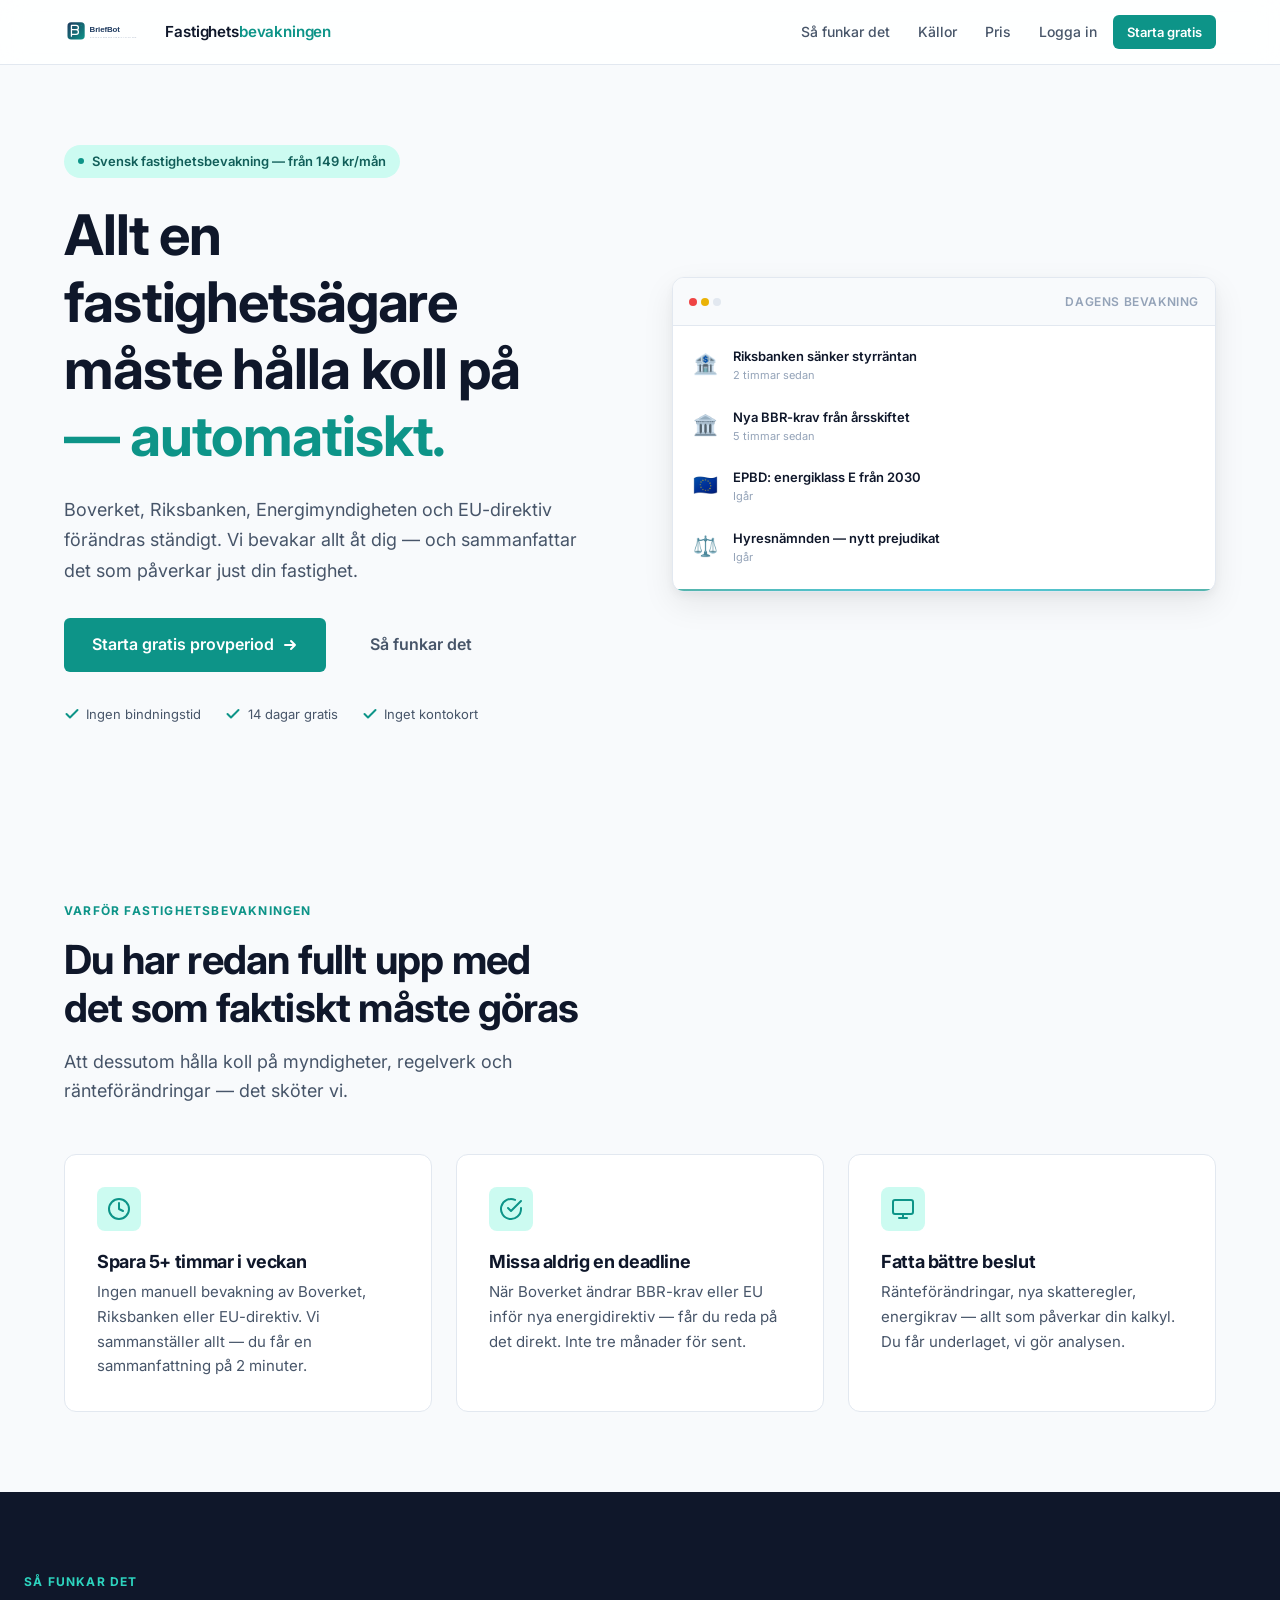
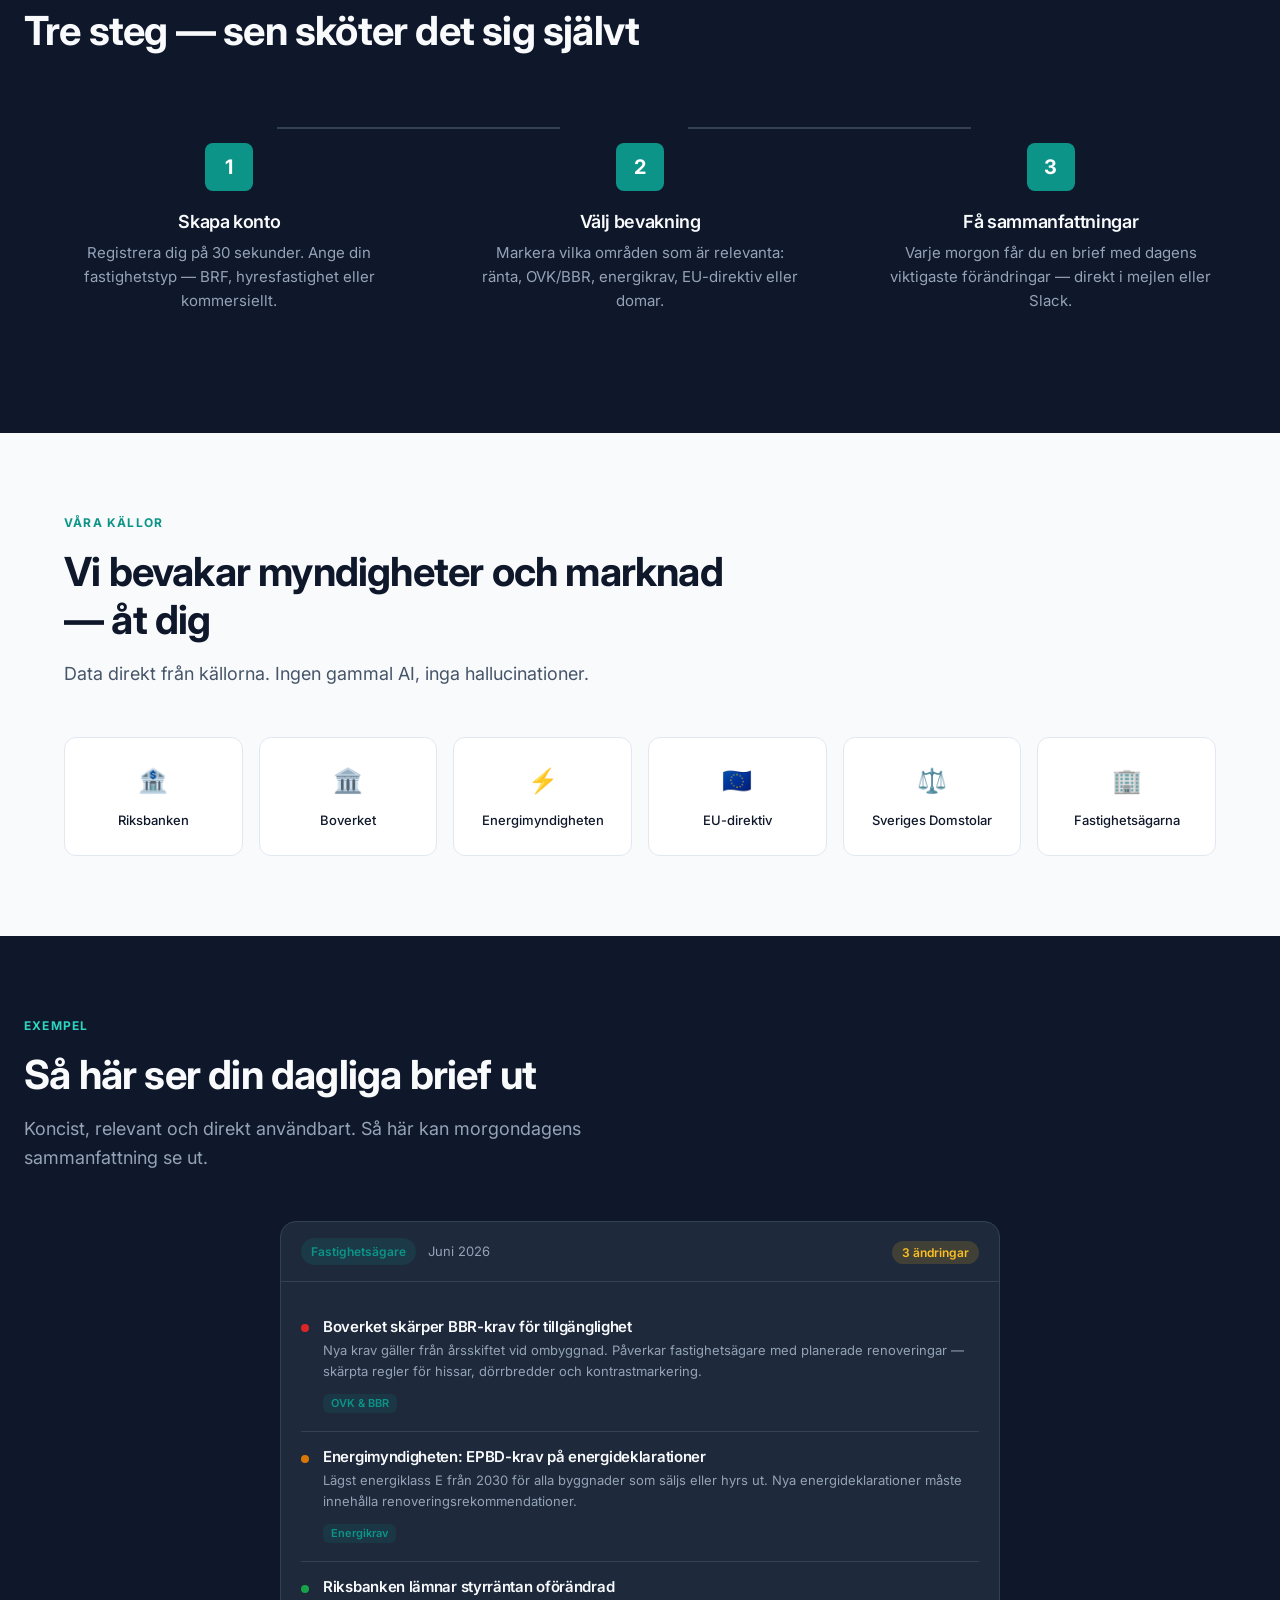
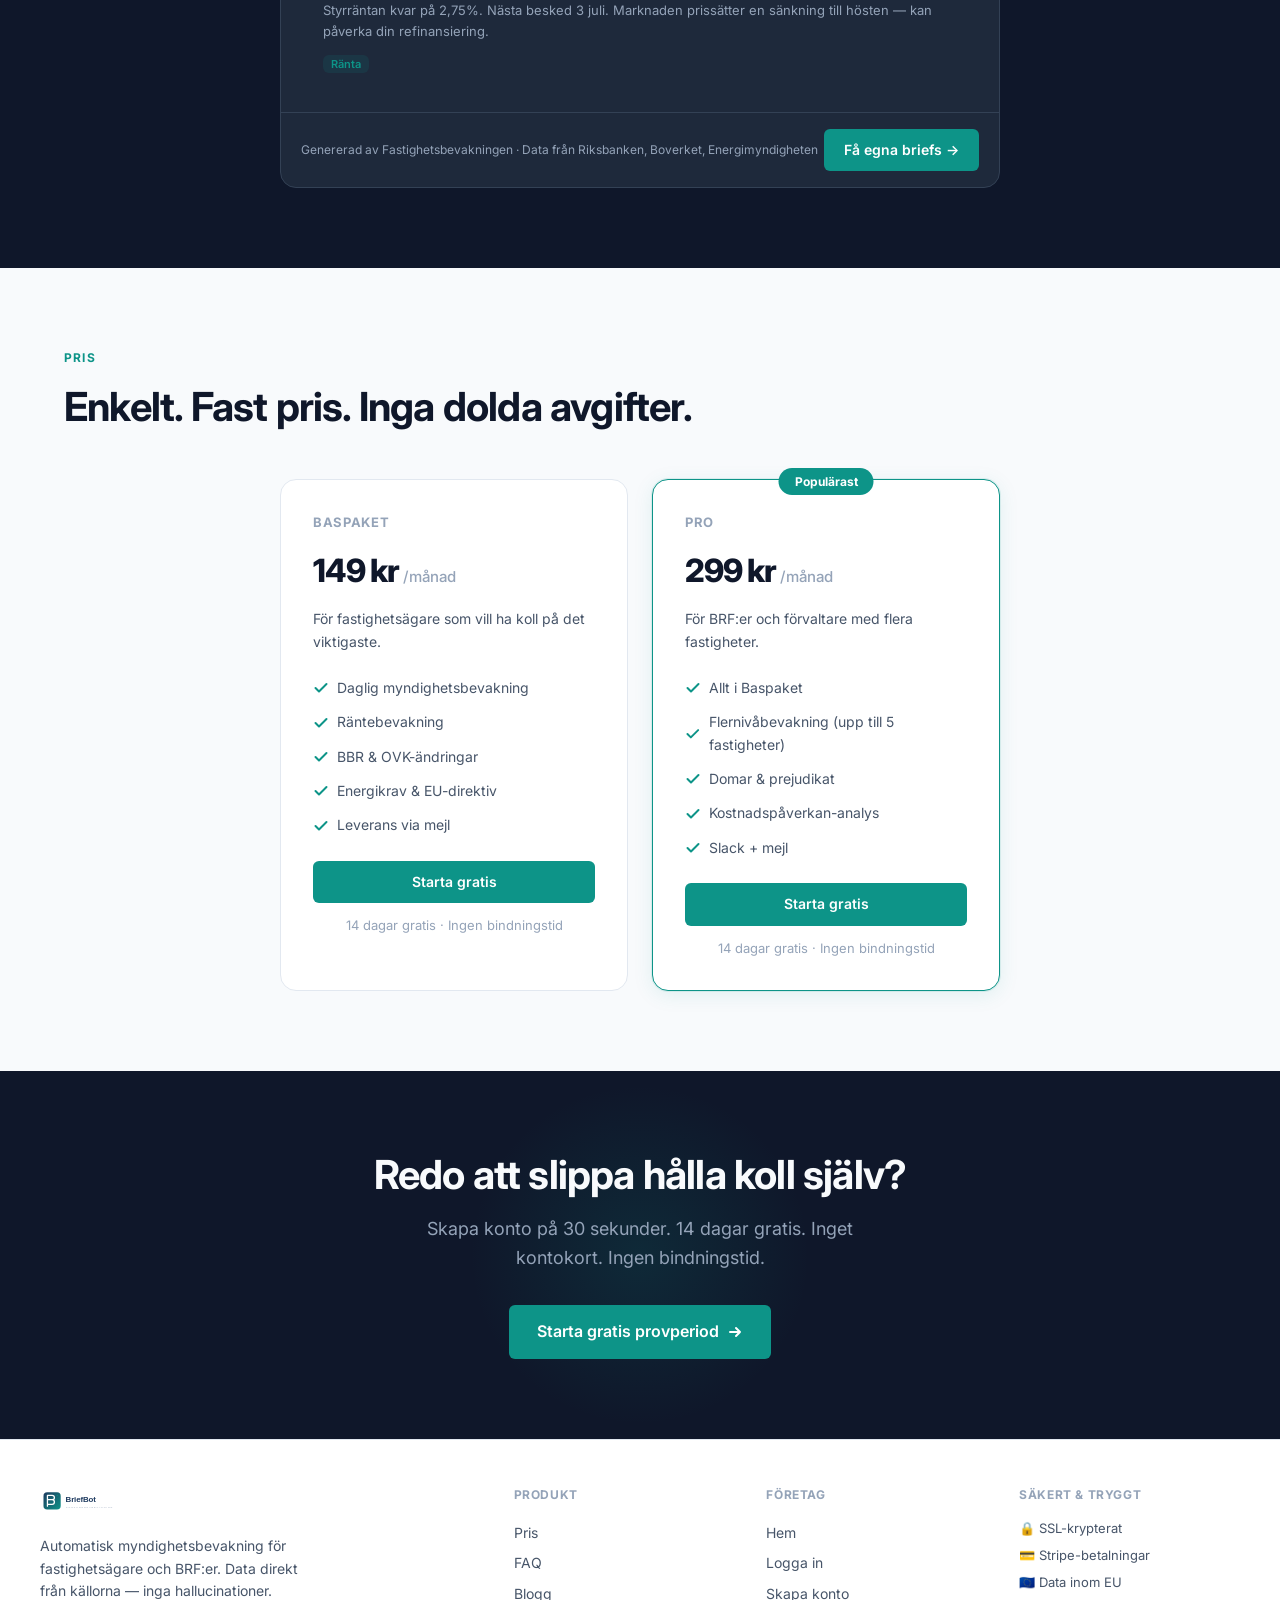
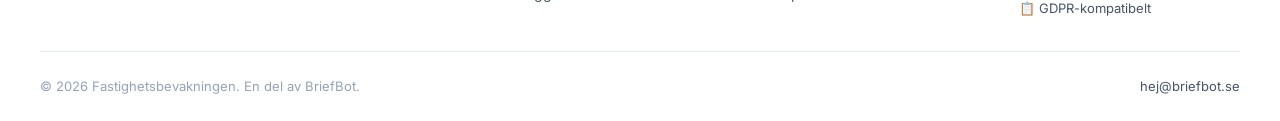
<file: index.html>
<!DOCTYPE html>
<html lang="sv">
<head>
  <meta charset="UTF-8">
  <meta name="viewport" content="width=device-width, initial-scale=1.0">
  <title>Fastighetsbevakningen — Automatisk myndighetsbevakning för fastighetsägare | Från 149 kr/mån</title>
  <meta name="description" content="Fastighetsbevakningen håller koll på Boverket, Riksbanken, Energimyndigheten och EU-direktiv — automatiskt. Dagliga sammanfattningar direkt till dig. Från 149 kr/mån.">
  <meta name="robots" content="index, follow">
  <link rel="canonical" href="https://briefbot.se/">
  <meta property="og:title" content="Fastighetsbevakningen — Automatisk myndighetsbevakning | Från 149 kr/mån">
  <meta property="og:description" content="Allt en fastighetsägare måste hålla koll på — automatiskt. Boverket, Riksbanken, Energimyndigheten, EU-direktiv. Dagliga sammanfattningar.">
  <meta property="og:url" content="https://briefbot.se/">
  <meta property="og:type" content="website">
  <meta property="og:locale" content="sv_SE">
  <meta name="twitter:card" content="summary_large_image">

  <link rel="preconnect" href="https://fonts.googleapis.com">
  <link rel="preconnect" href="https://fonts.gstatic.com" crossorigin>
  <link href="https://fonts.googleapis.com/css2?family=Inter:wght@300;400;500;600;700;800&display=swap" rel="stylesheet">
  <link rel="icon" href="/briefbot-logo-square.svg">
  <link rel="stylesheet" href="/app.css?v=8">

  <script type="application/ld+json">
  {
    "@context": "https://schema.org",
    "@type": "SoftwareApplication",
    "name": "Fastighetsbevakningen",
    "applicationCategory": "BusinessApplication",
    "operatingSystem": "Web",
    "description": "Automatisk myndighetsbevakning för fastighetsägare och BRF:er. Dagliga sammanfattningar från Boverket, Riksbanken, Energimyndigheten och EU.",
    "offers": {
      "@type": "Offer",
      "price": "149",
      "priceCurrency": "SEK"
    }
  }
  </script>
</head>
<body>

<!-- Navigation -->
<header class="header">
  <div class="header-inner">
    <a href="/" class="logo">
      <img src="/briefbot-logo.svg" alt="Fastighetsbevakningen" class="logo-img">
      <span class="logo-text">Fastighets<span class="logo-accent">bevakningen</span></span>
    </a>
    <nav class="nav-desktop">
      <a href="#hur" class="nav-link">Så funkar det</a>
      <a href="#kallor" class="nav-link">Källor</a>
      <a href="#pris" class="nav-link">Pris</a>
      <a href="/app.html" class="nav-link">Logga in</a>
      <a href="/app.html#signup" class="btn btn-primary btn-sm">Starta gratis</a>
    </nav>
    <button class="nav-toggle" id="navToggle" aria-label="Meny">
      <span></span><span></span><span></span>
    </button>
  </div>
</header>

<!-- Hero -->
<section class="hero">
  <div class="hero-grid">
    <div class="hero-content">
      <div class="hero-badge">
        <span class="badge-dot"></span>
        Svensk fastighetsbevakning — från 149 kr/mån
      </div>
      <h1 class="hero-title">
        Allt en fastighetsägare<br>måste hålla koll på<br><span class="hero-highlight">— automatiskt.</span>
      </h1>
      <p class="hero-sub">
        Boverket, Riksbanken, Energimyndigheten och EU-direktiv förändras ständigt.
        Vi bevakar allt åt dig — och sammanfattar det som påverkar just din fastighet.
      </p>
      <div class="hero-actions">
        <a href="/app.html#signup" class="btn btn-primary btn-lg">
          Starta gratis provperiod
          <svg width="16" height="16" viewBox="0 0 16 16" fill="none"><path d="M3 8h10M9 4l4 4-4 4" stroke="currentColor" stroke-width="2" stroke-linecap="round" stroke-linejoin="round"/></svg>
        </a>
        <a href="#hur" class="btn btn-ghost btn-lg">Så funkar det</a>
      </div>
      <div class="hero-trust">
        <div class="trust-item">
          <svg width="16" height="16" viewBox="0 0 16 16" fill="none"><path d="M13.5 4L6 11.5 2.5 8" stroke="#0d9488" stroke-width="2" stroke-linecap="round" stroke-linejoin="round"/></svg>
          Ingen bindningstid
        </div>
        <div class="trust-item">
          <svg width="16" height="16" viewBox="0 0 16 16" fill="none"><path d="M13.5 4L6 11.5 2.5 8" stroke="#0d9488" stroke-width="2" stroke-linecap="round" stroke-linejoin="round"/></svg>
          14 dagar gratis
        </div>
        <div class="trust-item">
          <svg width="16" height="16" viewBox="0 0 16 16" fill="none"><path d="M13.5 4L6 11.5 2.5 8" stroke="#0d9488" stroke-width="2" stroke-linecap="round" stroke-linejoin="round"/></svg>
          Inget kontokort
        </div>
      </div>
    </div>
    <div class="hero-visual">
      <div class="hero-card">
        <div class="hero-card-header">
          <div class="hero-card-dots">
            <span></span><span></span><span></span>
          </div>
          <span class="hero-card-label">Dagens bevakning</span>
        </div>
        <div class="hero-card-body">
          <div class="hero-card-item pulse">
            <div class="hero-card-icon">🏦</div>
            <div>
              <div class="hero-card-title">Riksbanken sänker styrräntan</div>
              <div class="hero-card-meta">2 timmar sedan</div>
            </div>
          </div>
          <div class="hero-card-item">
            <div class="hero-card-icon">🏛️</div>
            <div>
              <div class="hero-card-title">Nya BBR-krav från årsskiftet</div>
              <div class="hero-card-meta">5 timmar sedan</div>
            </div>
          </div>
          <div class="hero-card-item">
            <div class="hero-card-icon">🇪🇺</div>
            <div>
              <div class="hero-card-title">EPBD: energiklass E från 2030</div>
              <div class="hero-card-meta">Igår</div>
            </div>
          </div>
          <div class="hero-card-item">
            <div class="hero-card-icon">⚖️</div>
            <div>
              <div class="hero-card-title">Hyresnämnden — nytt prejudikat</div>
              <div class="hero-card-meta">Igår</div>
            </div>
          </div>
        </div>
        <div class="hero-card-footer">
          <div class="hero-card-glow"></div>
        </div>
      </div>
    </div>
  </div>
</section>

<!-- Problem/Value -->
<section class="value-section" id="varfor">
  <div class="section-label">VARFÖR FASTIGHETSBEVAKNINGEN</div>
  <h2 class="section-title">Du har redan fullt upp med<br>det som faktiskt måste göras</h2>
  <p class="section-sub">Att dessutom hålla koll på myndigheter, regelverk och ränteförändringar — det sköter vi.</p>
  <div class="value-grid">
    <div class="value-card">
      <div class="value-icon">
        <svg width="24" height="24" viewBox="0 0 24 24" fill="none" stroke="#0d9488" stroke-width="2" stroke-linecap="round" stroke-linejoin="round"><circle cx="12" cy="12" r="10"/><path d="M12 6v6l4 2"/></svg>
      </div>
      <h3>Spara 5+ timmar i veckan</h3>
      <p>Ingen manuell bevakning av Boverket, Riksbanken eller EU-direktiv. Vi sammanställer allt — du får en sammanfattning på 2 minuter.</p>
    </div>
    <div class="value-card">
      <div class="value-icon">
        <svg width="24" height="24" viewBox="0 0 24 24" fill="none" stroke="#0d9488" stroke-width="2" stroke-linecap="round" stroke-linejoin="round"><path d="M22 11.08V12a10 10 0 1 1-5.93-9.14"/><polyline points="22 4 12 14.01 9 11.01"/></svg>
      </div>
      <h3>Missa aldrig en deadline</h3>
      <p>När Boverket ändrar BBR-krav eller EU inför nya energidirektiv — får du reda på det direkt. Inte tre månader för sent.</p>
    </div>
    <div class="value-card">
      <div class="value-icon">
        <svg width="24" height="24" viewBox="0 0 24 24" fill="none" stroke="#0d9488" stroke-width="2" stroke-linecap="round" stroke-linejoin="round"><rect x="2" y="3" width="20" height="14" rx="2" ry="2"/><line x1="8" y1="21" x2="16" y2="21"/><line x1="12" y1="17" x2="12" y2="21"/></svg>
      </div>
      <h3>Fatta bättre beslut</h3>
      <p>Ränteförändringar, nya skatteregler, energikrav — allt som påverkar din kalkyl. Du får underlaget, vi gör analysen.</p>
    </div>
  </div>
</section>

<!-- How it works -->
<section class="steps-section" id="hur">
  <div class="section-label">SÅ FUNKAR DET</div>
  <h2 class="section-title">Tre steg — sen sköter det sig självt</h2>
  <div class="steps-grid">
    <div class="step-card">
      <div class="step-number">1</div>
      <div class="step-line"></div>
      <h3>Skapa konto</h3>
      <p>Registrera dig på 30 sekunder. Ange din fastighetstyp — BRF, hyresfastighet eller kommersiellt.</p>
    </div>
    <div class="step-card">
      <div class="step-number">2</div>
      <div class="step-line"></div>
      <h3>Välj bevakning</h3>
      <p>Markera vilka områden som är relevanta: ränta, OVK/BBR, energikrav, EU-direktiv eller domar.</p>
    </div>
    <div class="step-card">
      <div class="step-number">3</div>
      <h3>Få sammanfattningar</h3>
      <p>Varje morgon får du en brief med dagens viktigaste förändringar — direkt i mejlen eller Slack.</p>
    </div>
  </div>
</section>

<!-- Sources -->
<section class="sources-section" id="kallor">
  <div class="section-label">VÅRA KÄLLOR</div>
  <h2 class="section-title">Vi bevakar myndigheter och marknad<br>— åt dig</h2>
  <p class="section-sub">Data direkt från källorna. Ingen gammal AI, inga hallucinationer.</p>
  <div class="sources-grid">
    <div class="source-card">
      <div class="source-icon">🏦</div>
      <span>Riksbanken</span>
    </div>
    <div class="source-card">
      <div class="source-icon">🏛️</div>
      <span>Boverket</span>
    </div>
    <div class="source-card">
      <div class="source-icon">⚡</div>
      <span>Energimyndigheten</span>
    </div>
    <div class="source-card">
      <div class="source-icon">🇪🇺</div>
      <span>EU-direktiv</span>
    </div>
    <div class="source-card">
      <div class="source-icon">⚖️</div>
      <span>Sveriges Domstolar</span>
    </div>
    <div class="source-card">
      <div class="source-icon">🏢</div>
      <span>Fastighetsägarna</span>
    </div>
  </div>
</section>

<!-- Demo Brief -->
<section class="demo-section" id="exempel">
  <div class="section-label">EXEMPEL</div>
  <h2 class="section-title">Så här ser din dagliga brief ut</h2>
  <p class="section-sub">Koncist, relevant och direkt användbart. Så här kan morgondagens sammanfattning se ut.</p>
  <div class="demo-card">
    <div class="demo-header">
      <div class="demo-header-left">
        <span class="demo-badge">Fastighetsägare</span>
        <span class="demo-date">Juni 2026</span>
      </div>
      <div class="demo-header-right">
        <span class="demo-pill">3 ändringar</span>
      </div>
    </div>
    <div class="demo-body">
      <div class="demo-item">
        <div class="demo-item-marker demo-marker-red"></div>
        <div>
          <h4>Boverket skärper BBR-krav för tillgänglighet</h4>
          <p>Nya krav gäller från årsskiftet vid ombyggnad. Påverkar fastighetsägare med planerade renoveringar — skärpta regler för hissar, dörrbredder och kontrastmarkering.</p>
          <span class="demo-tag">OVK & BBR</span>
        </div>
      </div>
      <div class="demo-item">
        <div class="demo-item-marker demo-marker-amber"></div>
        <div>
          <h4>Energimyndigheten: EPBD-krav på energideklarationer</h4>
          <p>Lägst energiklass E från 2030 för alla byggnader som säljs eller hyrs ut. Nya energideklarationer måste innehålla renoveringsrekommendationer.</p>
          <span class="demo-tag">Energikrav</span>
        </div>
      </div>
      <div class="demo-item">
        <div class="demo-item-marker demo-marker-green"></div>
        <div>
          <h4>Riksbanken lämnar styrräntan oförändrad</h4>
          <p>Styrräntan kvar på 2,75%. Nästa besked 3 juli. Marknaden prissätter en sänkning till hösten — kan påverka din refinansiering.</p>
          <span class="demo-tag">Ränta</span>
        </div>
      </div>
    </div>
    <div class="demo-footer">
      <span>Genererad av Fastighetsbevakningen · Data från Riksbanken, Boverket, Energimyndigheten</span>
      <a href="/app.html#signup" class="btn btn-primary">Få egna briefs →</a>
    </div>
  </div>
</section>

<!-- Pricing -->
<section class="pricing-section" id="pris">
  <div class="section-label">PRIS</div>
  <h2 class="section-title">Enkelt. Fast pris. Inga dolda avgifter.</h2>
  <div class="pricing-grid">
    <div class="pricing-card">
      <div class="pricing-level">Baspaket</div>
      <div class="pricing-price">
        <span class="pricing-amount">149 kr</span>
        <span class="pricing-period">/månad</span>
      </div>
      <p class="pricing-desc">För fastighetsägare som vill ha koll på det viktigaste.</p>
      <ul class="pricing-features">
        <li><svg width="16" height="16" viewBox="0 0 16 16" fill="none"><path d="M13.5 4L6 11.5 2.5 8" stroke="#0d9488" stroke-width="2" stroke-linecap="round" stroke-linejoin="round"/></svg> Daglig myndighetsbevakning</li>
        <li><svg width="16" height="16" viewBox="0 0 16 16" fill="none"><path d="M13.5 4L6 11.5 2.5 8" stroke="#0d9488" stroke-width="2" stroke-linecap="round" stroke-linejoin="round"/></svg> Räntebevakning</li>
        <li><svg width="16" height="16" viewBox="0 0 16 16" fill="none"><path d="M13.5 4L6 11.5 2.5 8" stroke="#0d9488" stroke-width="2" stroke-linecap="round" stroke-linejoin="round"/></svg> BBR & OVK-ändringar</li>
        <li><svg width="16" height="16" viewBox="0 0 16 16" fill="none"><path d="M13.5 4L6 11.5 2.5 8" stroke="#0d9488" stroke-width="2" stroke-linecap="round" stroke-linejoin="round"/></svg> Energikrav & EU-direktiv</li>
        <li><svg width="16" height="16" viewBox="0 0 16 16" fill="none"><path d="M13.5 4L6 11.5 2.5 8" stroke="#0d9488" stroke-width="2" stroke-linecap="round" stroke-linejoin="round"/></svg> Leverans via mejl</li>
      </ul>
      <a href="/app.html#signup" class="btn btn-primary btn-full">Starta gratis</a>
      <p class="pricing-trial">14 dagar gratis · Ingen bindningstid</p>
    </div>
    <div class="pricing-card pricing-featured">
      <div class="pricing-badge">Populärast</div>
      <div class="pricing-level">Pro</div>
      <div class="pricing-price">
        <span class="pricing-amount">299 kr</span>
        <span class="pricing-period">/månad</span>
      </div>
      <p class="pricing-desc">För BRF:er och förvaltare med flera fastigheter.</p>
      <ul class="pricing-features">
        <li><svg width="16" height="16" viewBox="0 0 16 16" fill="none"><path d="M13.5 4L6 11.5 2.5 8" stroke="#0d9488" stroke-width="2" stroke-linecap="round" stroke-linejoin="round"/></svg> Allt i Baspaket</li>
        <li><svg width="16" height="16" viewBox="0 0 16 16" fill="none"><path d="M13.5 4L6 11.5 2.5 8" stroke="#0d9488" stroke-width="2" stroke-linecap="round" stroke-linejoin="round"/></svg> Flernivåbevakning (upp till 5 fastigheter)</li>
        <li><svg width="16" height="16" viewBox="0 0 16 16" fill="none"><path d="M13.5 4L6 11.5 2.5 8" stroke="#0d9488" stroke-width="2" stroke-linecap="round" stroke-linejoin="round"/></svg> Domar & prejudikat</li>
        <li><svg width="16" height="16" viewBox="0 0 16 16" fill="none"><path d="M13.5 4L6 11.5 2.5 8" stroke="#0d9488" stroke-width="2" stroke-linecap="round" stroke-linejoin="round"/></svg> Kostnadspåverkan-analys</li>
        <li><svg width="16" height="16" viewBox="0 0 16 16" fill="none"><path d="M13.5 4L6 11.5 2.5 8" stroke="#0d9488" stroke-width="2" stroke-linecap="round" stroke-linejoin="round"/></svg> Slack + mejl</li>
      </ul>
      <a href="/app.html#signup" class="btn btn-primary btn-full">Starta gratis</a>
      <p class="pricing-trial">14 dagar gratis · Ingen bindningstid</p>
    </div>
  </div>
</section>

<!-- CTA -->
<section class="cta-section">
  <div class="cta-glow"></div>
  <h2>Redo att slippa hålla koll själv?</h2>
  <p>Skapa konto på 30 sekunder. 14 dagar gratis. Inget kontokort. Ingen bindningstid.</p>
  <a href="/app.html#signup" class="btn btn-primary btn-lg">
    Starta gratis provperiod
    <svg width="16" height="16" viewBox="0 0 16 16" fill="none"><path d="M3 8h10M9 4l4 4-4 4" stroke="currentColor" stroke-width="2" stroke-linecap="round" stroke-linejoin="round"/></svg>
  </a>
</section>

<!-- Footer -->
<footer class="footer">
  <div class="footer-grid">
    <div class="footer-brand">
      <img src="/briefbot-logo.svg" alt="Fastighetsbevakningen" style="height:28px">
      <p>Automatisk myndighetsbevakning för fastighetsägare och BRF:er. Data direkt från källorna — inga hallucinationer.</p>
    </div>
    <div class="footer-col">
      <h4>Produkt</h4>
      <a href="#pris">Pris</a>
      <a href="/app.html#faq">FAQ</a>
      <a href="/app.html#blog">Blogg</a>
    </div>
    <div class="footer-col">
      <h4>Företag</h4>
      <a href="/">Hem</a>
      <a href="/app.html">Logga in</a>
      <a href="/app.html#signup">Skapa konto</a>
    </div>
    <div class="footer-col">
      <h4>Säkert & tryggt</h4>
      <div class="footer-trust">
        <span>🔒 SSL-krypterat</span>
        <span>💳 Stripe-betalningar</span>
        <span>🇪🇺 Data inom EU</span>
        <span>📋 GDPR-kompatibelt</span>
      </div>
    </div>
  </div>
  <div class="footer-bottom">
    <span>© 2026 Fastighetsbevakningen. En del av BriefBot.</span>
    <a href="mailto:hej@briefbot.se">hej@briefbot.se</a>
  </div>
</footer>

<script>
// Mobile nav toggle
document.getElementById('navToggle').addEventListener('click', function() {
  document.querySelector('.nav-desktop').classList.toggle('nav-open');
  this.classList.toggle('active');
});

// Smooth scroll for anchor links
document.querySelectorAll('a[href^="#"]').forEach(link => {
  link.addEventListener('click', function(e) {
    const target = document.querySelector(this.getAttribute('href'));
    if (target) {
      e.preventDefault();
      target.scrollIntoView({ behavior: 'smooth', block: 'start' });
      // Close mobile nav if open
      document.querySelector('.nav-desktop').classList.remove('nav-open');
      document.getElementById('navToggle').classList.remove('active');
    }
  });
});

// Intersection Observer for scroll animations
const observerOptions = { threshold: 0.1, rootMargin: '0px 0px -50px 0px' };
const observer = new IntersectionObserver((entries) => {
  entries.forEach(entry => {
    if (entry.isIntersecting) {
      entry.target.classList.add('visible');
    }
  });
}, observerOptions);

document.querySelectorAll('.value-card, .step-card, .source-card, .demo-card, .pricing-card').forEach(el => {
  el.classList.add('scroll-reveal');
  observer.observe(el);
});
</script>

</body>
</html>
</file>
<file: app.css>
/* Fastighetsbevakningen — Design System v8 */
/* =========================================== */

:root {
  /* Colors */
  --bg: #f8fafc;
  --bg-white: #ffffff;
  --bg-dark: #0f172a;
  --bg-dark-card: #1e293b;
  --bg-dark-hover: #334155;

  --text: #0f172a;
  --text-secondary: #475569;
  --text-muted: #94a3b8;
  --text-inverse: #f8fafc;
  --text-inverse-muted: #94a3b8;

  --accent: #0d9488;
  --accent-hover: #0f766e;
  --accent-light: #ccfbf1;
  --accent-dark: #115e59;

  --border: #e2e8f0;
  --border-dark: #334155;

  --red: #dc2626;
  --red-light: #fef2f2;
  --amber: #d97706;
  --amber-light: #fffbeb;
  --green: #16a34a;

  /* Typography */
  --font: 'Inter', -apple-system, BlinkMacSystemFont, 'Segoe UI', Roboto, sans-serif;
  --font-mono: 'SF Mono', 'JetBrains Mono', ui-monospace, monospace;

  /* Spacing */
  --radius-sm: 6px;
  --radius: 8px;
  --radius-lg: 12px;
  --radius-xl: 16px;

  /* Shadows */
  --shadow-sm: 0 1px 2px rgba(0,0,0,0.05);
  --shadow: 0 1px 3px rgba(0,0,0,0.08), 0 1px 2px rgba(0,0,0,0.04);
  --shadow-md: 0 4px 12px rgba(0,0,0,0.06), 0 2px 4px rgba(0,0,0,0.04);
  --shadow-lg: 0 12px 32px rgba(0,0,0,0.08), 0 4px 8px rgba(0,0,0,0.04);
  --shadow-glow: 0 0 0 1px rgba(13,148,136,0.1), 0 4px 20px rgba(13,148,136,0.1);

  /* Transition */
  --transition: 0.2s cubic-bezier(0.4, 0, 0.2, 1);
}

/* ====== Reset ====== */
*, *::before, *::after { margin: 0; padding: 0; box-sizing: border-box; }

html { scroll-behavior: smooth; }

body {
  font-family: var(--font);
  background: var(--bg);
  color: var(--text);
  line-height: 1.6;
  -webkit-font-smoothing: antialiased;
  -moz-osx-font-smoothing: grayscale;
}

/* ====== Typography ====== */
h1, h2, h3, h4 { line-height: 1.2; font-weight: 700; letter-spacing: -0.02em; }
h1 { font-size: clamp(2.25rem, 5vw, 3.5rem); }
h2 { font-size: clamp(1.75rem, 3.5vw, 2.5rem); }
h3 { font-size: 1.125rem; }

.section-label {
  font-size: 0.75rem;
  font-weight: 700;
  letter-spacing: 0.1em;
  text-transform: uppercase;
  color: var(--accent);
  margin-bottom: 1rem;
}

.section-title {
  margin-bottom: 1rem;
}

.section-sub {
  font-size: 1.125rem;
  color: var(--text-secondary);
  max-width: 560px;
  margin-bottom: 3rem;
}

/* ====== Header ====== */
.header {
  position: sticky;
  top: 0;
  z-index: 100;
  background: rgba(255,255,255,0.85);
  backdrop-filter: blur(12px) saturate(1.5);
  border-bottom: 1px solid var(--border);
}

.header-inner {
  max-width: 1200px;
  margin: 0 auto;
  padding: 0 1.5rem;
  height: 64px;
  display: flex;
  align-items: center;
  justify-content: space-between;
}

.logo { display: flex; align-items: center; gap: 0.5rem; text-decoration: none; }
.logo-img { height: 28px; width: auto; }
.logo-text { font-size: 0.95rem; font-weight: 600; color: var(--text); letter-spacing: -0.01em; }
.logo-accent { color: var(--accent); }

.nav-desktop { display: flex; align-items: center; gap: 0.25rem; }
.nav-link {
  padding: 0.5rem 0.75rem;
  font-size: 0.875rem;
  font-weight: 500;
  color: var(--text-secondary);
  text-decoration: none;
  border-radius: var(--radius-sm);
  transition: all var(--transition);
}
.nav-link:hover { color: var(--text); background: var(--bg); }

.nav-toggle {
  display: none;
  flex-direction: column;
  gap: 4px;
  background: none;
  border: none;
  cursor: pointer;
  padding: 4px;
}
.nav-toggle span {
  display: block;
  width: 20px;
  height: 2px;
  background: var(--text);
  border-radius: 2px;
  transition: all var(--transition);
}
.nav-toggle.active span:nth-child(1) { transform: rotate(45deg) translate(4px, 4px); }
.nav-toggle.active span:nth-child(2) { opacity: 0; }
.nav-toggle.active span:nth-child(3) { transform: rotate(-45deg) translate(4px, -4px); }

/* ====== Buttons ====== */
.btn {
  display: inline-flex;
  align-items: center;
  gap: 0.5rem;
  font-family: var(--font);
  font-weight: 600;
  font-size: 0.875rem;
  text-decoration: none;
  border: none;
  border-radius: var(--radius-sm);
  cursor: pointer;
  transition: all var(--transition);
  white-space: nowrap;
}

.btn-primary {
  background: var(--accent);
  color: #fff;
  padding: 0.625rem 1.25rem;
}
.btn-primary:hover { background: var(--accent-hover); transform: translateY(-1px); box-shadow: var(--shadow-md); }

.btn-ghost {
  background: transparent;
  color: var(--text-secondary);
  padding: 0.625rem 1.25rem;
}
.btn-ghost:hover { color: var(--text); background: var(--bg); }

.btn-sm { padding: 0.4rem 0.875rem; font-size: 0.8125rem; }
.btn-lg { padding: 0.875rem 1.75rem; font-size: 1rem; }
.btn-full { width: 100%; justify-content: center; }

/* ====== Hero ====== */
.hero {
  max-width: 1200px;
  margin: 0 auto;
  padding: 5rem 1.5rem 6rem;
}

.hero-grid {
  display: grid;
  grid-template-columns: 1fr 1fr;
  gap: 4rem;
  align-items: center;
}

.hero-badge {
  display: inline-flex;
  align-items: center;
  gap: 0.5rem;
  padding: 0.375rem 0.875rem;
  background: var(--accent-light);
  color: var(--accent-dark);
  font-size: 0.8125rem;
  font-weight: 600;
  border-radius: 999px;
  margin-bottom: 1.5rem;
}

.badge-dot {
  width: 6px;
  height: 6px;
  background: var(--accent);
  border-radius: 50%;
}

.hero-title {
  margin-bottom: 1.5rem;
}

.hero-highlight {
  color: var(--accent);
  position: relative;
}

.hero-sub {
  font-size: 1.125rem;
  color: var(--text-secondary);
  line-height: 1.7;
  max-width: 520px;
  margin-bottom: 2rem;
}

.hero-actions {
  display: flex;
  gap: 1rem;
  margin-bottom: 2rem;
}

.hero-trust {
  display: flex;
  gap: 1.5rem;
}

.trust-item {
  display: flex;
  align-items: center;
  gap: 0.4rem;
  font-size: 0.8125rem;
  color: var(--text-secondary);
}

/* Hero Visual */
.hero-visual { position: relative; }

.hero-card {
  background: var(--bg-white);
  border: 1px solid var(--border);
  border-radius: var(--radius-lg);
  box-shadow: var(--shadow-lg);
  overflow: hidden;
  position: relative;
}

.hero-card-header {
  display: flex;
  align-items: center;
  justify-content: space-between;
  padding: 0.875rem 1rem;
  border-bottom: 1px solid var(--border);
  background: var(--bg);
}

.hero-card-dots {
  display: flex;
  gap: 4px;
}
.hero-card-dots span {
  width: 8px; height: 8px;
  border-radius: 50%;
  background: var(--border);
}
.hero-card-dots span:nth-child(1) { background: #ef4444; }
.hero-card-dots span:nth-child(2) { background: #eab308; }

.hero-card-label {
  font-size: 0.75rem;
  font-weight: 600;
  color: var(--text-muted);
  text-transform: uppercase;
  letter-spacing: 0.05em;
}

.hero-card-body { padding: 0.625rem 0; }

.hero-card-item {
  display: flex;
  align-items: flex-start;
  gap: 0.75rem;
  padding: 0.75rem 1rem;
  transition: background var(--transition);
}
.hero-card-item:hover { background: var(--bg); }

.hero-card-icon { font-size: 1.25rem; flex-shrink: 0; width: 2rem; text-align: center; }
.hero-card-title { font-size: 0.8125rem; font-weight: 600; line-height: 1.3; }
.hero-card-meta { font-size: 0.6875rem; color: var(--text-muted); margin-top: 0.125rem; }

.hero-card-item.pulse .hero-card-icon {
  animation: iconPulse 2s ease-in-out infinite;
}

@keyframes iconPulse {
  0%, 100% { transform: scale(1); }
  50% { transform: scale(1.15); }
}

.hero-card-footer {
  position: relative;
  height: 3px;
}

.hero-card-glow {
  position: absolute;
  bottom: 0;
  left: 0;
  right: 0;
  height: 2px;
  background: linear-gradient(90deg, var(--accent), #06b6d4, var(--accent));
  opacity: 0.7;
}

/* ====== Value Section ====== */
.value-section {
  max-width: 1200px;
  margin: 0 auto;
  padding: 5rem 1.5rem;
}

.value-grid {
  display: grid;
  grid-template-columns: repeat(3, 1fr);
  gap: 1.5rem;
  margin-top: 2rem;
}

.value-card {
  background: var(--bg-white);
  border: 1px solid var(--border);
  border-radius: var(--radius-lg);
  padding: 2rem;
  transition: all var(--transition);
  position: relative;
  overflow: hidden;
}

.value-card::before {
  content: '';
  position: absolute;
  top: 0; left: 0; right: 0;
  height: 3px;
  background: linear-gradient(90deg, var(--accent), transparent);
  opacity: 0;
  transition: opacity var(--transition);
}

.value-card:hover {
  border-color: var(--accent);
  box-shadow: var(--shadow-md);
  transform: translateY(-2px);
}

.value-card:hover::before { opacity: 1; }

.value-icon {
  width: 44px; height: 44px;
  display: flex;
  align-items: center;
  justify-content: center;
  background: var(--accent-light);
  border-radius: var(--radius);
  margin-bottom: 1.25rem;
}

.value-card h3 { margin-bottom: 0.5rem; }
.value-card p { font-size: 0.9375rem; color: var(--text-secondary); line-height: 1.65; }

/* ====== Steps Section ====== */
.steps-section {
  background: var(--bg-dark);
  color: var(--text-inverse);
  padding: 5rem 1.5rem;
}

.steps-section .section-label { color: #2dd4bf; }
.steps-section .section-title { color: var(--text-inverse); }
.steps-section .section-sub { color: var(--text-inverse-muted); }

.steps-grid {
  max-width: 1200px;
  margin: 3rem auto 0;
  display: grid;
  grid-template-columns: repeat(3, 1fr);
  gap: 2rem;
  position: relative;
}

.step-card {
  text-align: center;
  position: relative;
  padding: 2.5rem 1.5rem;
}

.step-number {
  width: 48px; height: 48px;
  display: flex;
  align-items: center;
  justify-content: center;
  background: var(--accent);
  color: #fff;
  font-size: 1.25rem;
  font-weight: 700;
  border-radius: var(--radius);
  margin: 0 auto 1.25rem;
  position: relative;
  z-index: 2;
}

.step-line {
  position: absolute;
  top: 24px;
  left: calc(50% + 48px);
  width: calc(100% - 96px);
  height: 2px;
  background: var(--border-dark);
  z-index: 1;
}

.step-card:last-child .step-line { display: none; }

.step-card h3 {
  font-size: 1.125rem;
  font-weight: 600;
  margin-bottom: 0.5rem;
}

.step-card p {
  font-size: 0.9375rem;
  color: var(--text-inverse-muted);
  line-height: 1.6;
}

/* ====== Sources Section ====== */
.sources-section {
  max-width: 1200px;
  margin: 0 auto;
  padding: 5rem 1.5rem;
}

.sources-grid {
  display: grid;
  grid-template-columns: repeat(6, 1fr);
  gap: 1rem;
  margin-top: 2rem;
}

.source-card {
  display: flex;
  flex-direction: column;
  align-items: center;
  gap: 0.625rem;
  padding: 1.5rem 0.75rem;
  background: var(--bg-white);
  border: 1px solid var(--border);
  border-radius: var(--radius-lg);
  font-size: 0.8125rem;
  font-weight: 500;
  text-align: center;
  transition: all var(--transition);
}

.source-card:hover {
  border-color: var(--accent);
  box-shadow: var(--shadow-md);
  transform: translateY(-2px);
}

.source-icon { font-size: 1.5rem; }

/* ====== Demo Section ====== */
.demo-section {
  background: var(--bg-dark);
  padding: 5rem 1.5rem;
}

.demo-section .section-label { color: #2dd4bf; }
.demo-section .section-title { color: var(--text-inverse); }
.demo-section .section-sub { color: var(--text-inverse-muted); }

.demo-card {
  max-width: 720px;
  margin: 3rem auto 0;
  background: var(--bg-dark-card);
  border: 1px solid var(--border-dark);
  border-radius: var(--radius-xl);
  overflow: hidden;
}

.demo-header {
  display: flex;
  align-items: center;
  justify-content: space-between;
  padding: 1rem 1.25rem;
  border-bottom: 1px solid var(--border-dark);
}

.demo-header-left { display: flex; align-items: center; gap: 0.75rem; }

.demo-badge {
  font-size: 0.75rem;
  font-weight: 600;
  color: var(--accent);
  background: rgba(13,148,136,0.15);
  padding: 0.25rem 0.625rem;
  border-radius: 999px;
}

.demo-date { font-size: 0.8125rem; color: var(--text-inverse-muted); }

.demo-pill {
  font-size: 0.75rem;
  font-weight: 600;
  color: #fbbf24;
  background: rgba(251,191,36,0.15);
  padding: 0.25rem 0.625rem;
  border-radius: 999px;
}

.demo-body { padding: 1.25rem; }

.demo-item {
  display: flex;
  gap: 0.875rem;
  padding: 1rem 0;
  border-bottom: 1px solid var(--border-dark);
}

.demo-item:last-child { border-bottom: none; }

.demo-item-marker {
  width: 8px; height: 8px;
  border-radius: 50%;
  margin-top: 0.4rem;
  flex-shrink: 0;
}

.demo-marker-red { background: var(--red); }
.demo-marker-amber { background: var(--amber); }
.demo-marker-green { background: var(--green); }

.demo-item h4 {
  font-size: 0.9375rem;
  font-weight: 600;
  color: var(--text-inverse);
  margin-bottom: 0.25rem;
}

.demo-item p {
  font-size: 0.8125rem;
  color: var(--text-inverse-muted);
  line-height: 1.6;
  margin-bottom: 0.5rem;
}

.demo-tag {
  font-size: 0.6875rem;
  font-weight: 600;
  color: var(--accent);
  background: rgba(13,148,136,0.12);
  padding: 0.15rem 0.5rem;
  border-radius: var(--radius-sm);
}

.demo-footer {
  display: flex;
  align-items: center;
  justify-content: space-between;
  padding: 1rem 1.25rem;
  border-top: 1px solid var(--border-dark);
  font-size: 0.75rem;
  color: var(--text-inverse-muted);
}

/* ====== Pricing ====== */
.pricing-section {
  max-width: 1200px;
  margin: 0 auto;
  padding: 5rem 1.5rem;
}

.pricing-grid {
  display: grid;
  grid-template-columns: repeat(2, 1fr);
  gap: 1.5rem;
  max-width: 720px;
  margin: 3rem auto 0;
}

.pricing-card {
  background: var(--bg-white);
  border: 1px solid var(--border);
  border-radius: var(--radius-xl);
  padding: 2rem;
  transition: all var(--transition);
  position: relative;
}

.pricing-card:hover { border-color: var(--accent); box-shadow: var(--shadow-md); }

.pricing-featured {
  border-color: var(--accent);
  box-shadow: var(--shadow-glow);
}

.pricing-featured:hover { border-color: var(--accent-hover); box-shadow: 0 0 0 1px rgba(13,148,136,0.2), 0 8px 30px rgba(13,148,136,0.15); }

.pricing-badge {
  position: absolute;
  top: -12px;
  left: 50%;
  transform: translateX(-50%);
  background: var(--accent);
  color: #fff;
  font-size: 0.75rem;
  font-weight: 700;
  padding: 0.25rem 1rem;
  border-radius: 999px;
}

.pricing-level {
  font-size: 0.8125rem;
  font-weight: 700;
  text-transform: uppercase;
  letter-spacing: 0.05em;
  color: var(--text-muted);
  margin-bottom: 0.75rem;
}

.pricing-price { margin-bottom: 0.75rem; }
.pricing-amount { font-size: 2rem; font-weight: 800; letter-spacing: -0.03em; }
.pricing-period { font-size: 0.9375rem; color: var(--text-muted); font-weight: 500; }

.pricing-desc {
  font-size: 0.875rem;
  color: var(--text-secondary);
  margin-bottom: 1.5rem;
}

.pricing-features {
  list-style: none;
  display: flex;
  flex-direction: column;
  gap: 0.75rem;
  margin-bottom: 1.5rem;
}

.pricing-features li {
  display: flex;
  align-items: center;
  gap: 0.5rem;
  font-size: 0.875rem;
  color: var(--text-secondary);
}

.pricing-trial {
  text-align: center;
  font-size: 0.8125rem;
  color: var(--text-muted);
  margin-top: 0.75rem;
}

/* ====== CTA Section ====== */
.cta-section {
  position: relative;
  background: var(--bg-dark);
  padding: 5rem 1.5rem;
  text-align: center;
  overflow: hidden;
}

.cta-glow {
  position: absolute;
  top: 50%;
  left: 50%;
  transform: translate(-50%, -50%);
  width: 400px;
  height: 400px;
  background: radial-gradient(circle, rgba(13,148,136,0.15), transparent 60%);
  pointer-events: none;
}

.cta-section h2 {
  color: var(--text-inverse);
  margin-bottom: 1rem;
  position: relative;
  z-index: 1;
}

.cta-section p {
  color: var(--text-inverse-muted);
  font-size: 1.125rem;
  max-width: 500px;
  margin: 0 auto 2rem;
  position: relative;
  z-index: 1;
}

.cta-section .btn {
  position: relative;
  z-index: 1;
}

/* ====== Footer ====== */
.footer {
  background: var(--bg-white);
  border-top: 1px solid var(--border);
  padding: 3rem 1.5rem 1.5rem;
}

.footer-grid {
  max-width: 1200px;
  margin: 0 auto 2rem;
  display: grid;
  grid-template-columns: 2fr 1fr 1fr 1fr;
  gap: 2rem;
}

.footer-brand p {
  font-size: 0.875rem;
  color: var(--text-secondary);
  margin-top: 0.75rem;
  max-width: 280px;
}

.footer-col h4 {
  font-size: 0.75rem;
  font-weight: 700;
  text-transform: uppercase;
  letter-spacing: 0.05em;
  color: var(--text-muted);
  margin-bottom: 1rem;
}

.footer-col a {
  display: block;
  font-size: 0.875rem;
  color: var(--text-secondary);
  text-decoration: none;
  padding: 0.25rem 0;
  transition: color var(--transition);
}

.footer-col a:hover { color: var(--text); }

.footer-trust {
  display: flex;
  flex-direction: column;
  gap: 0.375rem;
}

.footer-trust span {
  font-size: 0.8125rem;
  color: var(--text-secondary);
}

.footer-bottom {
  max-width: 1200px;
  margin: 0 auto;
  padding-top: 1.5rem;
  border-top: 1px solid var(--border);
  display: flex;
  justify-content: space-between;
  align-items: center;
  font-size: 0.8125rem;
  color: var(--text-muted);
}

.footer-bottom a {
  color: var(--text-secondary);
  text-decoration: none;
  transition: color var(--transition);
}

.footer-bottom a:hover { color: var(--text); }

/* ====== Scroll Reveal ====== */
.scroll-reveal {
  opacity: 0;
  transform: translateY(20px);
  transition: opacity 0.6s ease, transform 0.6s ease;
}

.scroll-reveal.visible {
  opacity: 1;
  transform: translateY(0);
}

/* ====== Responsive ====== */
@media (max-width: 1024px) {
  .hero-grid { grid-template-columns: 1fr; gap: 3rem; }
  .hero-visual { max-width: 500px; margin: 0 auto; }
  .sources-grid { grid-template-columns: repeat(3, 1fr); }
}

@media (max-width: 768px) {
  .nav-desktop {
    display: none;
    position: absolute;
    top: 64px;
    left: 0;
    right: 0;
    background: var(--bg-white);
    border-bottom: 1px solid var(--border);
    padding: 1rem 1.5rem;
    flex-direction: column;
    align-items: stretch;
    gap: 0.25rem;
  }
  .nav-desktop.nav-open { display: flex; }
  .nav-toggle { display: flex; }

  .nav-link {
    padding: 0.75rem 0.5rem;
    border-radius: var(--radius-sm);
  }

  .hero { padding: 3rem 1rem 4rem; }
  .hero-trust { flex-direction: column; gap: 0.5rem; }

  .value-grid { grid-template-columns: 1fr; }
  .steps-grid { grid-template-columns: 1fr; max-width: 400px; }
  .step-line { display: none; }
  .sources-grid { grid-template-columns: repeat(2, 1fr); }
  .pricing-grid { grid-template-columns: 1fr; max-width: 400px; }
  .footer-grid { grid-template-columns: 1fr 1fr; }
  .demo-footer { flex-direction: column; gap: 0.75rem; text-align: center; }
}

@media (max-width: 480px) {
  .footer-grid { grid-template-columns: 1fr; }
  .sources-grid { grid-template-columns: repeat(2, 1fr); }
  .hero-actions { flex-direction: column; }
  .section-title { font-size: 1.5rem; }
}
</file>
